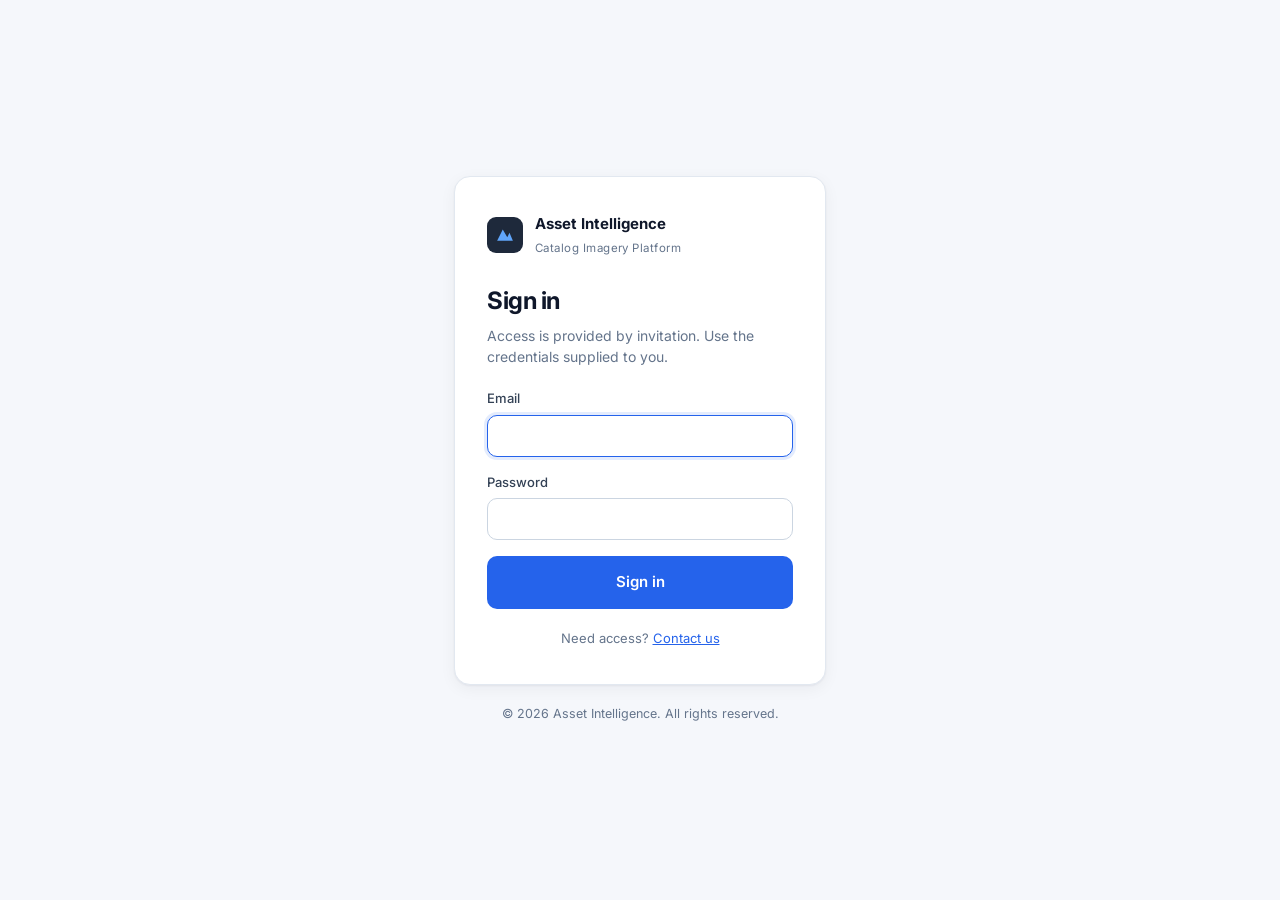
<file: login.html>
<!DOCTYPE html>
<html lang="en">
<head>
    <meta charset="UTF-8">
    <meta name="viewport" content="width=device-width, initial-scale=1.0">
    <title>Sign in | Asset Intelligence</title>
    <meta name="robots" content="noindex">
    <link rel="icon" href="data:image/svg+xml,%3Csvg xmlns='http://www.w3.org/2000/svg' viewBox='0 0 32 32'%3E%3Crect width='32' height='32' rx='8' fill='%230f172a'/%3E%3Cpath d='M9 21l5-10 4 7 2-4 3 7z' fill='%2360a5fa'/%3E%3C/svg%3E">
    <link href="https://fonts.googleapis.com/css2?family=Inter:wght@400;500;600;700&display=swap" rel="stylesheet">
    <script>
        (function(){var t;try{t=localStorage.getItem('theme')}catch(e){}
        if(!t)t=window.matchMedia&&matchMedia('(prefers-color-scheme: dark)').matches?'dark':'light';
        document.documentElement.setAttribute('data-theme',t)})();
    </script>
    <link rel="stylesheet" href="/styles.css">
</head>
<body class="auth-body">
    <main class="auth-wrap">
        <div class="auth-card">
            <div class="auth-brand">
                <svg viewBox="0 0 32 32" width="36" height="36" aria-hidden="true"><rect width="32" height="32" rx="8" fill="#1e293b"/><path d="M9 21l5-10 4 7 2-4 3 7z" fill="#60a5fa"/></svg>
                <div><strong>Asset Intelligence</strong><span>Catalog Imagery Platform</span></div>
            </div>
            <h1>Sign in</h1>
            <p class="muted">Access is provided by invitation. Use the credentials supplied to you.</p>
            <form id="loginForm" novalidate>
                <label class="field"><span>Email</span><input id="email" type="email" autocomplete="username" required autofocus></label>
                <label class="field"><span>Password</span><input id="password" type="password" autocomplete="current-password" required></label>
                <div id="authError" class="form-error hidden" role="alert"></div>
                <button id="loginBtn" class="btn btn-primary btn-lg" type="submit">Sign in</button>
            </form>
            <p class="auth-foot">Need access? <a href="mailto:a.alikasturi@gmg.com?subject=Asset%20Intelligence%20Access%20Request">Contact us</a></p>
        </div>
        <p class="auth-copy">&copy; <span id="year">2026</span> Asset Intelligence. All rights reserved.</p>
    </main>
    <script>
        document.getElementById('year').textContent = new Date().getFullYear();
        const form = document.getElementById('loginForm'), err = document.getElementById('authError'), btn = document.getElementById('loginBtn');
        form.addEventListener('submit', async e => {
            e.preventDefault();
            err.classList.add('hidden');
            const email = document.getElementById('email').value.trim(), password = document.getElementById('password').value;
            if (!email || !password) { err.textContent = 'Please enter your email and password.'; err.classList.remove('hidden'); return; }
            btn.disabled = true; btn.textContent = 'Signing in...';
            try {
                const res = await fetch('/api/v1/auth/login', { method: 'POST', headers: { 'Content-Type': 'application/json' }, credentials: 'same-origin', body: JSON.stringify({ email, password }) });
                const data = await res.json().catch(() => ({}));
                if (!res.ok) throw new Error(data.detail || 'Unable to sign in.');
                window.location.href = '/';
            } catch (ex) {
                err.textContent = ex.message; err.classList.remove('hidden');
                btn.disabled = false; btn.textContent = 'Sign in';
            }
        });
    </script>
</body>
</html>
</file>
<file: styles.css>
:root{
  --bg:#f5f7fb; --surface:#fff; --ink:#0f172a; --ink-2:#334155; --muted:#64748b; --line:#e2e8f0; --line-2:#cbd5e1;
  --navy:#0f172a; --accent:#2563eb; --accent-d:#1d4ed8; --ok:#15803d; --ok-bg:#dcfce7; --bad:#b91c1c; --bad-bg:#fee2e2; --info:#1d4ed8;
  --surface-2:#f8fafc; --hover:#f1f5f9; --thumb:#f1f5f9; --accent-soft:#eff6ff; --topbar:#0f172a; --topbar-line:#0f172a;
  --radius:12px; --shadow:0 1px 2px rgba(15,23,42,.05),0 4px 16px rgba(15,23,42,.05);
}
[data-theme="dark"]{
  color-scheme:dark;
  --bg:#0a0f1c; --surface:#111a2e; --surface-2:#0d1526; --hover:#1a2540; --thumb:#e2e8f0; --accent-soft:rgba(59,130,246,.14);
  --ink:#e8edf6; --ink-2:#cbd5e1; --muted:#94a3b8; --line:#1f2b45; --line-2:#334155;
  --navy:#1e293b; --accent:#3b82f6; --accent-d:#2563eb; --ok:#4ade80; --ok-bg:rgba(34,197,94,.15); --bad:#f87171; --bad-bg:rgba(239,68,68,.16); --info:#60a5fa;
  --shadow:0 1px 2px rgba(0,0,0,.4),0 6px 20px rgba(0,0,0,.25);
  --topbar:#0a0f1c; --topbar-line:#1f2b45;
}
*{box-sizing:border-box}
html{scroll-behavior:smooth}
body{margin:0;font-family:Inter,system-ui,-apple-system,"Segoe UI",Roboto,sans-serif;background:var(--bg);color:var(--ink);min-height:100vh;display:flex;flex-direction:column;-webkit-font-smoothing:antialiased;font-size:14px;line-height:1.5}
.hidden{display:none!important}
h1,h2,h3,p{margin:0}
button,select,input{font:inherit;color:inherit}
a{color:var(--accent)}
:focus-visible{outline:2px solid var(--accent);outline-offset:2px}

/* Top bar */
.topbar{background:var(--topbar);border-bottom:1px solid var(--topbar-line);color:#fff;position:sticky;top:0;z-index:50}
.topbar-inner{max-width:1180px;margin:0 auto;padding:12px 24px;display:flex;align-items:center;justify-content:space-between;gap:16px}
.brand{display:flex;align-items:center;gap:12px;color:#fff;text-decoration:none}
.brand-text{display:flex;flex-direction:column;font-weight:600;font-size:15px;line-height:1.15;letter-spacing:.01em}
.brand-text small{font-weight:400;font-size:11px;color:#94a3b8;letter-spacing:.04em;margin-top:2px}
.contact-chip{display:inline-flex;align-items:center;gap:8px;color:#e2e8f0;text-decoration:none;font-size:13px;padding:7px 14px;border:1px solid #334155;border-radius:999px;transition:.15s}
.contact-chip:hover{background:#1e293b;border-color:#475569;color:#fff}
.top-actions{display:flex;align-items:center;gap:10px}
.theme-toggle{width:36px;height:36px;border-radius:50%;border:1px solid #334155;background:transparent;color:#e2e8f0;cursor:pointer;display:grid;place-items:center;transition:.15s}
.theme-toggle:hover{background:#1e293b;border-color:#475569;color:#fff}
.theme-toggle .i-sun{display:none}
[data-theme="dark"] .theme-toggle .i-sun{display:block}
[data-theme="dark"] .theme-toggle .i-moon{display:none}

.page{flex:1;width:100%;max-width:1180px;margin:0 auto;padding:40px 24px 64px}

/* Setup */
.setup{max-width:760px;margin:0 auto}
.intro{text-align:center;margin-bottom:32px}
.eyebrow{display:inline-block;font-size:11.5px;font-weight:600;letter-spacing:.12em;text-transform:uppercase;color:var(--accent);margin-bottom:10px}
.intro h1{font-size:34px;line-height:1.2;font-weight:700;letter-spacing:-.02em;margin-bottom:12px}
.intro p{color:var(--muted);font-size:16px;max-width:560px;margin:0 auto}
.panel{background:var(--surface);border:1px solid var(--line);border-radius:16px;box-shadow:var(--shadow);padding:32px;display:flex;flex-direction:column;gap:28px}
.step-head{display:flex;align-items:center;gap:10px;margin-bottom:14px}
.step-head h2{font-size:15px;font-weight:600}
.step-no{width:24px;height:24px;border-radius:50%;background:var(--navy);color:#fff;font-size:12px;font-weight:600;display:grid;place-items:center}

.brand-options{display:grid;grid-template-columns:1fr 1fr;gap:12px}
.brand-option input{position:absolute;opacity:0;pointer-events:none}
.brand-card{display:flex;flex-direction:column;gap:2px;padding:16px 18px;border:1.5px solid var(--line);border-radius:var(--radius);cursor:pointer;transition:.15s;background:var(--surface)}
.brand-card strong{font-size:15px}
.brand-card em{font-style:normal;color:var(--muted);font-size:12.5px}
.brand-card:hover{border-color:var(--line-2)}
.brand-option input:checked + .brand-card{border-color:var(--accent);background:var(--accent-soft);box-shadow:0 0 0 3px rgba(37,99,235,.12)}
.brand-option input:focus-visible + .brand-card{outline:2px solid var(--accent);outline-offset:2px}

.dropzone{border:1.5px dashed var(--line-2);border-radius:var(--radius);padding:36px 20px;text-align:center;color:var(--muted);cursor:pointer;transition:.15s;background:var(--surface-2);display:flex;flex-direction:column;align-items:center;gap:6px}
.dropzone:hover,.dropzone.drag{border-color:var(--accent);background:var(--accent-soft);color:var(--accent)}
.dz-title{color:var(--ink);font-weight:500}
.dz-title .link{color:var(--accent);text-decoration:underline}
.dz-sub{font-size:12.5px}
.file-chip{display:flex;align-items:center;gap:12px;padding:12px 14px;border:1px solid var(--line);border-radius:var(--radius);background:var(--surface-2);color:var(--ok)}
.fc-meta{flex:1;min-width:0}
.fc-name{font-weight:600;color:var(--ink);white-space:nowrap;overflow:hidden;text-overflow:ellipsis}
.fc-size{font-size:12px;color:var(--muted)}
.icon-btn{border:0;background:transparent;width:30px;height:30px;border-radius:8px;display:grid;place-items:center;color:var(--muted);cursor:pointer}
.icon-btn:hover{background:var(--line);color:var(--ink)}

/* Buttons */
.btn{border:1px solid transparent;border-radius:10px;padding:10px 18px;font-weight:600;cursor:pointer;transition:.15s;display:inline-flex;align-items:center;justify-content:center;gap:8px;white-space:nowrap}
.btn:disabled{opacity:.5;cursor:not-allowed}
.btn-primary{background:var(--accent);color:#fff}
.btn-primary:hover:not(:disabled){background:var(--accent-d)}
.btn-ghost{background:var(--surface);border-color:var(--line-2);color:var(--ink-2)}
.btn-ghost:hover{background:var(--hover)}
.btn-outline{background:var(--surface);border-color:var(--line-2);color:var(--ink)}
.btn-outline:hover:not(:disabled){border-color:var(--accent);color:var(--accent)}
.btn-lg{padding:14px 22px;font-size:15px;width:100%}
.btn-sm{padding:7px 14px;font-size:13px}
.btn.busy{pointer-events:none;opacity:.8}
.btn.busy::before{content:"";width:14px;height:14px;border:2px solid currentColor;border-right-color:transparent;border-radius:50%;animation:spin .7s linear infinite}
.link-btn{background:none;border:0;color:var(--accent);font-weight:500;cursor:pointer;padding:4px 6px;font-size:13px}
.link-btn:hover{text-decoration:underline}
.link-btn.light{color:#93c5fd}
@keyframes spin{to{transform:rotate(360deg)}}

/* Loading */
.loading{max-width:520px;margin:60px auto;text-align:center;background:var(--surface);border:1px solid var(--line);border-radius:16px;box-shadow:var(--shadow);padding:48px 36px}
.loading h2{font-size:20px;margin:22px 0 6px}
.loading p{color:var(--ink-2);min-height:22px}
.loading small{display:block;margin-top:20px;color:var(--muted);font-size:12.5px}
.loader{display:flex;gap:7px;justify-content:center}
.loader span{width:11px;height:11px;border-radius:50%;background:var(--accent);animation:bounce 1.1s infinite ease-in-out both}
.loader span:nth-child(1){animation-delay:-.32s}.loader span:nth-child(2){animation-delay:-.16s}
@keyframes bounce{0%,80%,100%{transform:scale(.5);opacity:.4}40%{transform:scale(1);opacity:1}}
.bar{height:6px;background:var(--line);border-radius:99px;overflow:hidden;margin-top:22px}
.bar-fill{height:100%;width:40%;background:linear-gradient(90deg,var(--accent),#60a5fa);border-radius:99px;animation:slide 1.6s infinite ease-in-out}
@keyframes slide{0%{margin-left:-40%}100%{margin-left:100%}}

/* Results */
.results-head{display:flex;justify-content:space-between;align-items:flex-end;gap:20px;flex-wrap:wrap;margin-bottom:24px}
.results-head h1{font-size:28px;letter-spacing:-.02em}
.muted{color:var(--muted)}
.head-actions{display:flex;gap:10px;flex-wrap:wrap}
.kpis{display:grid;grid-template-columns:repeat(4,1fr);gap:16px;margin-bottom:16px}
.kpi{background:var(--surface);border:1px solid var(--line);border-radius:var(--radius);padding:18px 20px;box-shadow:var(--shadow);border-top:3px solid var(--navy)}
.kpi span{display:block;color:var(--muted);font-size:12.5px;font-weight:500}
.kpi strong{display:block;font-size:30px;font-weight:700;letter-spacing:-.02em;margin-top:2px}
.kpi.ok{border-top-color:#16a34a}.kpi.ok strong{color:var(--ok)}
.kpi.bad{border-top-color:#dc2626}.kpi.bad strong{color:var(--bad)}
.kpi.info{border-top-color:var(--accent)}.kpi.info strong{color:var(--info)}
.coverage{background:var(--surface);border:1px solid var(--line);border-radius:var(--radius);padding:18px 20px;box-shadow:var(--shadow);margin-bottom:36px}
.coverage-row{display:flex;justify-content:space-between;margin-bottom:10px;font-weight:500}
.meter{height:10px;background:var(--line);border-radius:99px;overflow:hidden}
.meter-fill{height:100%;width:0;background:linear-gradient(90deg,#16a34a,#4ade80);border-radius:99px;transition:width .8s cubic-bezier(.2,.8,.2,1)}

.workspace-head{margin-bottom:16px}
.workspace-head h2{font-size:20px;letter-spacing:-.01em}
.toolbar{display:grid;grid-template-columns:1fr 200px 200px;gap:12px;margin-bottom:12px}
.toolbar select,.search{background:var(--surface);border:1px solid var(--line-2);border-radius:10px;height:42px;padding:0 12px}
.search{display:flex;align-items:center;gap:8px;color:var(--muted)}
.search input{border:0;outline:0;background:transparent;flex:1;min-width:0;height:100%;color:var(--ink)}
.search:focus-within,.toolbar select:focus{border-color:var(--accent);box-shadow:0 0 0 3px rgba(37,99,235,.12);outline:0}
.list-meta{display:flex;justify-content:space-between;align-items:center;margin:14px 0;flex-wrap:wrap;gap:10px}
#listCount{color:var(--muted);font-size:13px}
.list-actions{display:flex;align-items:center;gap:6px}

.inspector{display:flex;flex-direction:column;gap:14px}
.product{background:var(--surface);border:1px solid var(--line);border-radius:var(--radius);box-shadow:var(--shadow);overflow:hidden}
.product-head{display:flex;align-items:center;gap:14px;padding:14px 18px;flex-wrap:wrap}
.product-head .toggle{border:0;background:transparent;width:28px;height:28px;border-radius:8px;cursor:pointer;display:grid;place-items:center;color:var(--muted);transition:.2s}
.product-head .toggle:hover{background:var(--line)}
.product.collapsed .toggle svg{transform:rotate(-90deg)}
.product-head input[type=checkbox]{width:16px;height:16px;accent-color:var(--accent);cursor:pointer}
.p-title{font-weight:600;font-size:15px;font-family:ui-monospace,SFMono-Regular,Menlo,Consolas,monospace}
.p-meta{display:flex;gap:18px;color:var(--muted);font-size:12.5px;flex:1;flex-wrap:wrap}
.p-meta b{color:var(--ink-2);font-weight:500}
.badge{display:inline-flex;align-items:center;gap:6px;padding:3px 10px;border-radius:99px;font-size:12px;font-weight:600}
.badge::before{content:"";width:6px;height:6px;border-radius:50%;background:currentColor}
.badge.ok{background:var(--ok-bg);color:var(--ok)}
.badge.bad{background:var(--bad-bg);color:var(--bad)}
.p-actions{display:flex;gap:8px;align-items:center}
.btn-danger-ghost{background:var(--surface);border:1px solid var(--line-2);color:var(--bad);border-radius:8px;padding:6px 12px;font-size:12.5px;font-weight:600;cursor:pointer}
.btn-danger-ghost:hover{background:var(--bad-bg);border-color:#fca5a5}
.btn-quiet{background:var(--surface);border:1px solid var(--line-2);color:var(--ink-2);border-radius:8px;padding:6px 12px;font-size:12.5px;font-weight:600;cursor:pointer}
.btn-quiet:hover{border-color:var(--accent);color:var(--accent)}
.product-body{border-top:1px solid var(--line);padding:18px}
.product.collapsed .product-body{display:none}
.lookup{margin-top:14px;padding:14px 16px;border:1px solid var(--line);border-radius:10px;background:var(--surface-2)}
.lookup-title{font-weight:600;font-size:13px;margin-bottom:2px}
.lookup-sub{color:var(--muted);font-size:12.5px;margin-bottom:10px}
.lookup-links{display:flex;flex-wrap:wrap;gap:8px}
.chip{display:inline-flex;align-items:center;gap:6px;padding:6px 12px;border:1px solid var(--line-2);border-radius:99px;background:var(--surface);color:var(--ink-2);font-size:12.5px;font-weight:500;text-decoration:none;transition:.15s}
.chip:hover{border-color:var(--accent);color:var(--accent)}
.chip em{font-style:normal;font-size:11px;color:var(--ok);font-weight:600}
.empty-note{color:var(--muted);font-size:13px;padding:6px 2px}

.grid-container{display:grid;grid-template-columns:repeat(auto-fill,minmax(176px,1fr));gap:14px}
.card{background:var(--surface);border:1.5px solid var(--line);border-radius:10px;padding:10px;display:flex;flex-direction:column;align-items:center;position:relative;cursor:grab;user-select:none;transition:border-color .15s,box-shadow .15s}
.card:hover{border-color:var(--line-2);box-shadow:0 4px 14px rgba(15,23,42,.08)}
.card.selected{border-color:var(--accent);background:var(--accent-soft)}
.card .thumb{width:100%;height:150px;background:var(--thumb);border-radius:6px;margin-top:22px;display:grid;place-items:center;overflow:hidden}
.card img{width:100%;height:100%;object-fit:contain;pointer-events:none;opacity:0;transition:opacity .3s}
.card img.loaded{opacity:1}
.card input[type=checkbox]{position:absolute;top:10px;left:10px;width:16px;height:16px;accent-color:var(--accent);cursor:pointer;z-index:2}
.pos-badge{position:absolute;top:8px;left:34px;background:var(--navy);color:#fff;font-size:10.5px;padding:1px 8px;border-radius:99px;font-weight:600}
.card .x{position:absolute;top:7px;right:7px;width:22px;height:22px;border-radius:50%;border:0;background:var(--surface);color:var(--muted);cursor:pointer;display:grid;place-items:center;z-index:2;box-shadow:0 0 0 1px var(--line)}
.card .x:hover{background:var(--bad);color:#fff}
.card .label{margin-top:10px;font-size:12.5px;font-weight:600}
.sortable-ghost{opacity:.35}

.load-more-wrap{text-align:center;margin-top:20px}

/* Selection bar */
.selection-bar{border:1px solid var(--line-2);position:fixed;bottom:22px;left:50%;transform:translate(-50%,120px);background:var(--navy);color:#fff;padding:10px 12px 10px 22px;border-radius:99px;box-shadow:0 12px 32px rgba(15,23,42,.35);display:flex;align-items:center;gap:14px;z-index:900;transition:transform .3s cubic-bezier(.2,.8,.2,1);font-weight:500}
.selection-bar.visible{transform:translate(-50%,0)}

/* Toasts */
.toasts{position:fixed;right:20px;bottom:20px;display:flex;flex-direction:column;gap:10px;z-index:1000;max-width:380px}
.toast{background:var(--navy);color:#fff;padding:12px 16px;border-radius:10px;box-shadow:0 10px 28px rgba(15,23,42,.3);display:flex;align-items:center;gap:14px;font-size:13.5px;animation:rise .25s ease}
.toast.error{background:#991b1b}
.toast.success{background:#166534}
.toast button{background:none;border:0;color:#93c5fd;font-weight:600;cursor:pointer;margin-left:auto;padding:0}
.toast.error button,.toast.success button{color:#fff}
@keyframes rise{from{opacity:0;transform:translateY(10px)}to{opacity:1;transform:none}}

.footer{border-top:1px solid var(--line);background:var(--surface);margin-top:auto}
.footer-inner{max-width:1180px;margin:0 auto;padding:20px 24px;display:flex;justify-content:space-between;gap:12px;flex-wrap:wrap;color:var(--muted);font-size:12.5px}
.footer a{color:var(--muted);text-decoration:none}.footer a:hover{color:var(--accent);text-decoration:underline}

@media(max-width:900px){
  .kpis{grid-template-columns:repeat(2,1fr)}
  .toolbar{grid-template-columns:1fr}
  .intro h1{font-size:26px}
  .panel{padding:22px}
  .brand-options{grid-template-columns:1fr}
  .brand-text small{display:none}
  .contact-chip span{display:none}
  .contact-chip{font-size:12px;padding:6px 10px}
}
@media(prefers-reduced-motion:reduce){*{animation:none!important;transition:none!important}}

/* Input tabs */
.tabs{display:inline-flex;background:var(--hover);border-radius:10px;padding:3px;margin-bottom:10px}
.tab{border:0;background:transparent;padding:7px 16px;border-radius:8px;font-weight:600;font-size:13px;color:var(--muted);cursor:pointer}
.tab.active{background:var(--surface);color:var(--ink);box-shadow:0 1px 2px rgba(15,23,42,.12)}
.hint{color:var(--muted);font-size:12.5px;margin:0 0 12px}
#codesInput{width:100%;resize:vertical;border:1.5px solid var(--line-2);border-radius:var(--radius);padding:12px 14px;background:var(--surface-2);color:var(--ink);font-family:ui-monospace,SFMono-Regular,Menlo,Consolas,monospace;font-size:13px;line-height:1.6}
#codesInput:focus{outline:0;border-color:var(--accent);box-shadow:0 0 0 3px rgba(37,99,235,.12)}
#codesCount{margin:8px 0 0}
.toolbar.no-div{grid-template-columns:1fr 200px}
@media(max-width:900px){.toolbar.no-div{grid-template-columns:1fr}}

/* Account bits */
.booting .page,.booting .footer{visibility:hidden}
.user-box{display:flex;align-items:center;gap:12px}
.user-name{color:#cbd5e1;font-size:13px;max-width:180px;white-space:nowrap;overflow:hidden;text-overflow:ellipsis}
.top-link{background:none;border:0;color:#cbd5e1;font-size:13px;cursor:pointer;text-decoration:none;padding:6px 4px}
.top-link:hover{color:#fff;text-decoration:underline}
.usage{border:1px solid var(--line);border-radius:var(--radius);padding:14px 16px;background:var(--surface-2)}
.usage-row{display:flex;justify-content:space-between;font-size:13px;margin-bottom:8px;color:var(--ink-2)}
.usage-row strong{color:var(--ink)}
.meter.small{height:6px}
.meter-fill.warn{background:linear-gradient(90deg,#d97706,#f59e0b)}
.bar-fill.determinate{animation:none;margin-left:0;transition:width .35s ease}
.progress-meta{display:flex;justify-content:space-between;margin-top:10px;font-size:13px;color:var(--muted)}
.progress-meta strong{color:var(--ink)}
@media(max-width:900px){.user-name{display:none}}

/* Login */
.auth-body{align-items:center;justify-content:center;background:var(--bg)}
.auth-wrap{width:100%;max-width:420px;padding:24px;margin:auto}
.auth-card{background:var(--surface);border:1px solid var(--line);border-radius:16px;box-shadow:var(--shadow);padding:36px 32px}
.auth-brand{display:flex;align-items:center;gap:12px;margin-bottom:26px}
.auth-brand strong{display:block;font-size:15px}
.auth-brand span{font-size:11.5px;color:var(--muted);letter-spacing:.04em}
.auth-card h1{font-size:24px;letter-spacing:-.02em;margin-bottom:6px}
.auth-card form{margin-top:22px;display:flex;flex-direction:column;gap:16px}
.auth-foot{margin-top:20px;text-align:center;color:var(--muted);font-size:13px}
.auth-copy{text-align:center;margin-top:20px;color:var(--muted);font-size:12.5px}
.field{display:flex;flex-direction:column;gap:6px;font-size:13px;font-weight:500;color:var(--ink-2)}
.field input,.field select{height:42px;border:1px solid var(--line-2);border-radius:10px;padding:0 12px;background:var(--surface);color:var(--ink)}
.field input:focus,.field select:focus{outline:0;border-color:var(--accent);box-shadow:0 0 0 3px rgba(37,99,235,.12)}
.form-error{background:var(--bad-bg);color:var(--bad);border-radius:8px;padding:10px 12px;font-size:13px}
.check{display:flex;align-items:center;gap:8px;font-size:13px}

/* Admin */
.table-wrap{background:var(--surface);border:1px solid var(--line);border-radius:var(--radius);box-shadow:var(--shadow);overflow-x:auto}
.table{width:100%;border-collapse:collapse;font-size:13.5px}
.table th{text-align:left;font-size:12px;font-weight:600;color:var(--muted);text-transform:uppercase;letter-spacing:.05em;padding:12px 16px;border-bottom:1px solid var(--line);background:var(--surface-2);white-space:nowrap}
.table td{padding:13px 16px;border-bottom:1px solid var(--line);vertical-align:middle}
.table tr:last-child td{border-bottom:0}
.table .right{text-align:right}
.cell-main{font-weight:600}
.cell-sub{color:var(--muted);font-size:12.5px}
.trunc{max-width:260px;white-space:nowrap;overflow:hidden;text-overflow:ellipsis}
.dialog{border:1px solid var(--line);border-radius:16px;padding:28px;width:min(520px,92vw);background:var(--surface);color:var(--ink);box-shadow:0 24px 60px rgba(0,0,0,.35)}
.dialog::backdrop{background:rgba(2,6,23,.55)}
.dialog form{display:flex;flex-direction:column;gap:14px}
.dialog h2{font-size:20px;margin-bottom:4px}
.dialog .two{display:grid;grid-template-columns:1fr 1fr;gap:12px}
.dialog-actions{display:flex;justify-content:flex-end;gap:10px;margin-top:6px}
@media(max-width:600px){.dialog .two{grid-template-columns:1fr}}
</file>
